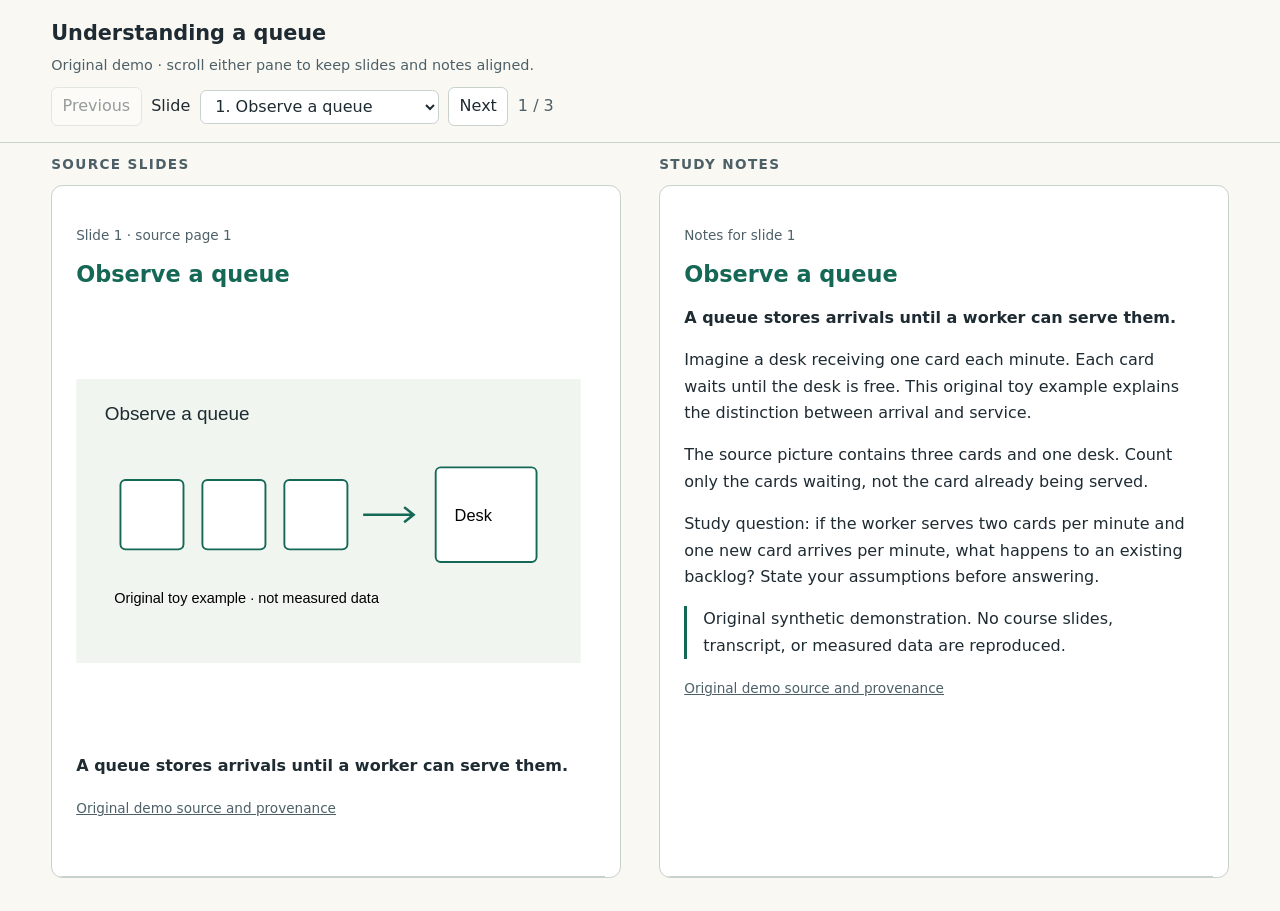
<file: skills/build-course-wiki/assets/reader-template/index.html>
<!doctype html>
<html lang="en">
<head><meta charset="utf-8"><meta name="viewport" content="width=device-width,initial-scale=1"><title>Source-grounded reader demo</title><link rel="stylesheet" href="./reader.css"></head>
<body>
<a class="skip" href="#notes">Skip to notes</a>
<header id="reader-header"><h1 id="course-title">Course reader</h1><p id="course-description">Loading original demonstration content…</p>
<nav aria-label="Slide navigation"><button id="previous" disabled>Previous</button><label for="slide-index">Slide</label><select id="slide-index" disabled><option>Loading…</option></select><button id="next" disabled>Next</button><span id="progress"></span></nav></header>
<main id="reader" aria-busy="true"><section class="pane-wrap"><h2 class="pane-heading">Source slides</h2><div id="slides" class="pane" tabindex="0" role="region" aria-label="Scrollable source slides"></div></section><section class="pane-wrap"><h2 class="pane-heading">Study notes</h2><div id="notes" class="pane" tabindex="0" role="region" aria-label="Scrollable study notes"></div></section></main>
<p id="status" class="sr-only" role="status" aria-live="polite" aria-atomic="true"></p>
<p id="error" role="alert" hidden></p>
<noscript>This reader needs JavaScript. Consult the original sources or provide a static notes export alongside this page.</noscript>
<script type="module" src="./reader.js" data-source="./demo-data.json"></script>
</body></html>
</file>
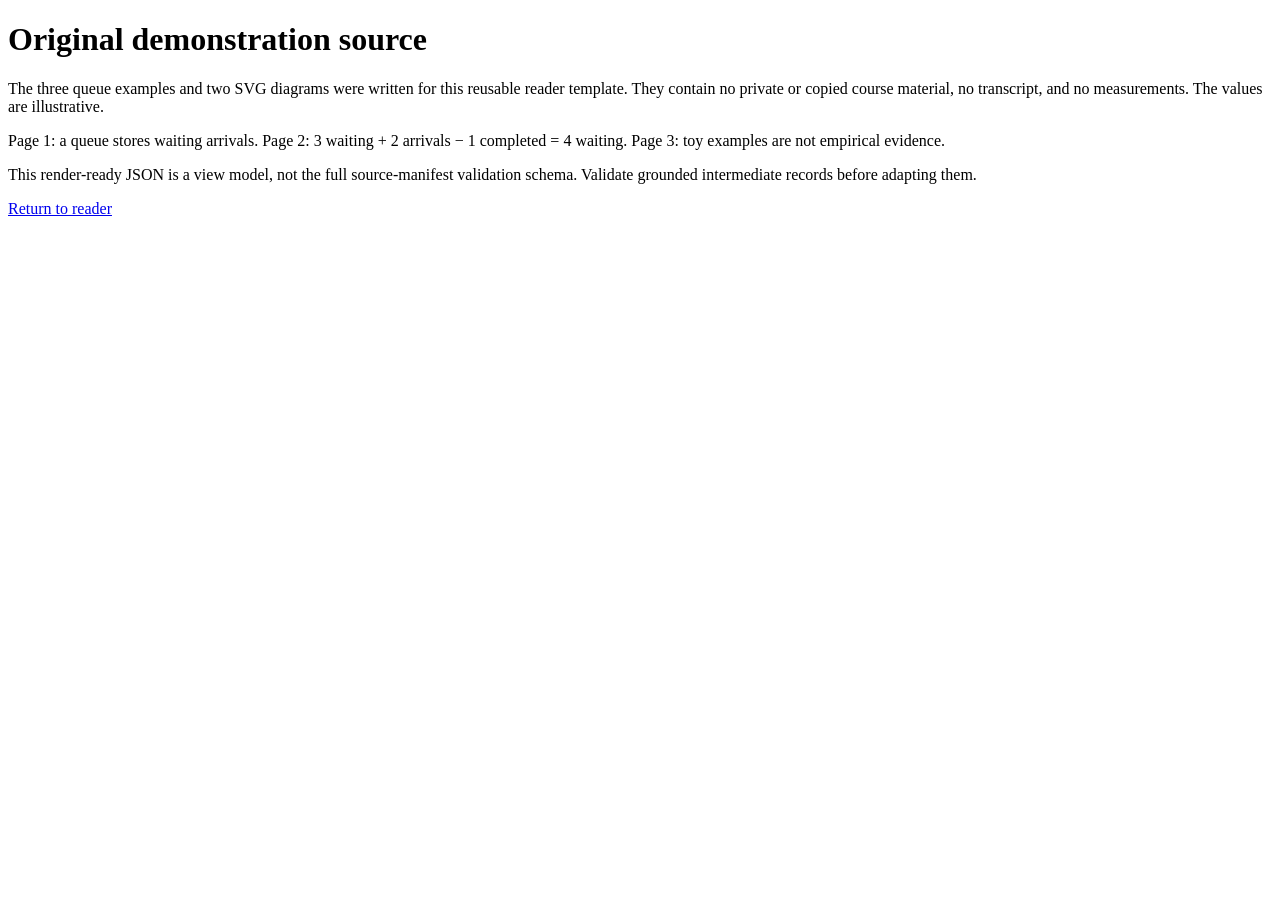
<file: skills/build-course-wiki/assets/reader-template/demo-source.html>
<!doctype html><html lang="en"><meta charset="utf-8"><meta name="viewport" content="width=device-width,initial-scale=1"><title>Demo provenance</title><h1>Original demonstration source</h1><p>The three queue examples and two SVG diagrams were written for this reusable reader template. They contain no private or copied course material, no transcript, and no measurements. The values are illustrative.</p><p>Page 1: a queue stores waiting arrivals. Page 2: 3 waiting + 2 arrivals − 1 completed = 4 waiting. Page 3: toy examples are not empirical evidence.</p><p>This render-ready JSON is a view model, not the full source-manifest validation schema. Validate grounded intermediate records before adapting them.</p><a href="./index.html">Return to reader</a></html>
</file>
<file: skills/build-course-wiki/assets/reader-template/reader.css>
/* Customize all visual tokens and layout. Preserve independently scrollable panes,
   current-state markers and accessible controls, then rerun behavior tests. */
:root{--paper:#faf8f3;--ink:#1e2b32;--muted:#4d6068;--accent:#146855;--line:#c7d2cc;font-family:system-ui,sans-serif;color:var(--ink);background:var(--paper);line-height:1.65}
*{box-sizing:border-box}body{margin:0}button,select{font:inherit;color:inherit;background:white;border:1px solid var(--line);border-radius:.4rem;padding:.35rem .65rem}button:not(:disabled),select{cursor:pointer}button:disabled{opacity:.45}a{color:var(--accent)}:focus-visible{outline:3px solid var(--accent);outline-offset:-3px}#reader-header{padding:1rem 4vw;border-bottom:1px solid var(--line)}h1{font-size:1.3rem;margin:0}#course-description{margin:.2rem 0 .6rem;color:var(--muted);font-size:.9rem}nav{display:flex;align-items:center;gap:.6rem;flex-wrap:wrap}#slide-index{max-width:44vw}#progress{font-variant-numeric:tabular-nums;color:var(--muted)}#reader{display:grid;grid-template-columns:minmax(0,1fr) minmax(0,1fr);gap:3vw;padding:0 4vw 1rem}.pane-wrap{min-width:0}.pane-heading{font-size:.85rem;text-transform:uppercase;letter-spacing:.1em;color:var(--muted);margin:.6rem 0}.pane{height:calc(100dvh - var(--header-height,150px) - 4rem);overflow:auto;overscroll-behavior:contain;scrollbar-gutter:stable;border:1px solid var(--line);border-radius:.7rem;background:white;position:relative}.slide-card,.slide-note{min-height:100%;padding:1.5rem;overflow-wrap:anywhere;border-bottom:1px solid var(--line)}.slide-card h2,.slide-note h2{font-size:1.4rem;line-height:1.3;margin:.4rem 0 1rem}[aria-current="true"] h2{color:var(--accent)}.slide-card img{display:block;width:100%;max-height:48vh;object-fit:contain}.key-idea{font-weight:600}.media-fallback{padding:2rem 1rem;background:var(--paper);border:1px dashed var(--line)}.eyebrow,.source-note{font-size:.85rem;color:var(--muted)}.caveat{border-left:3px solid var(--accent);padding-left:1rem}#error{margin:2rem 4vw;padding:1rem;border:2px solid #9f342c}.sr-only{position:absolute;width:1px;height:1px;overflow:hidden;clip-path:inset(50%);white-space:nowrap}.skip{position:fixed;top:-100px;z-index:10;background:white;padding:1rem}.skip:focus{top:0}
@media(max-width:720px){#reader-header{padding:.6rem 4vw}h1{font-size:1rem}#course-description{display:none}nav{gap:.35rem;font-size:.85rem}#reader{display:block}.pane-heading{margin:.3rem 0;font-size:.75rem}#slides{height:30dvh}#notes{height:calc(70dvh - var(--header-height,100px) - 5rem)}.slide-card,.slide-note{padding:.8rem}.slide-card img{max-height:19dvh}.slide-card h2,.slide-note h2{font-size:1.05rem}.media-fallback{padding:.5rem}#progress{margin-left:auto}}
@media(prefers-reduced-motion:reduce){*{scroll-behavior:auto!important}}
</file>
